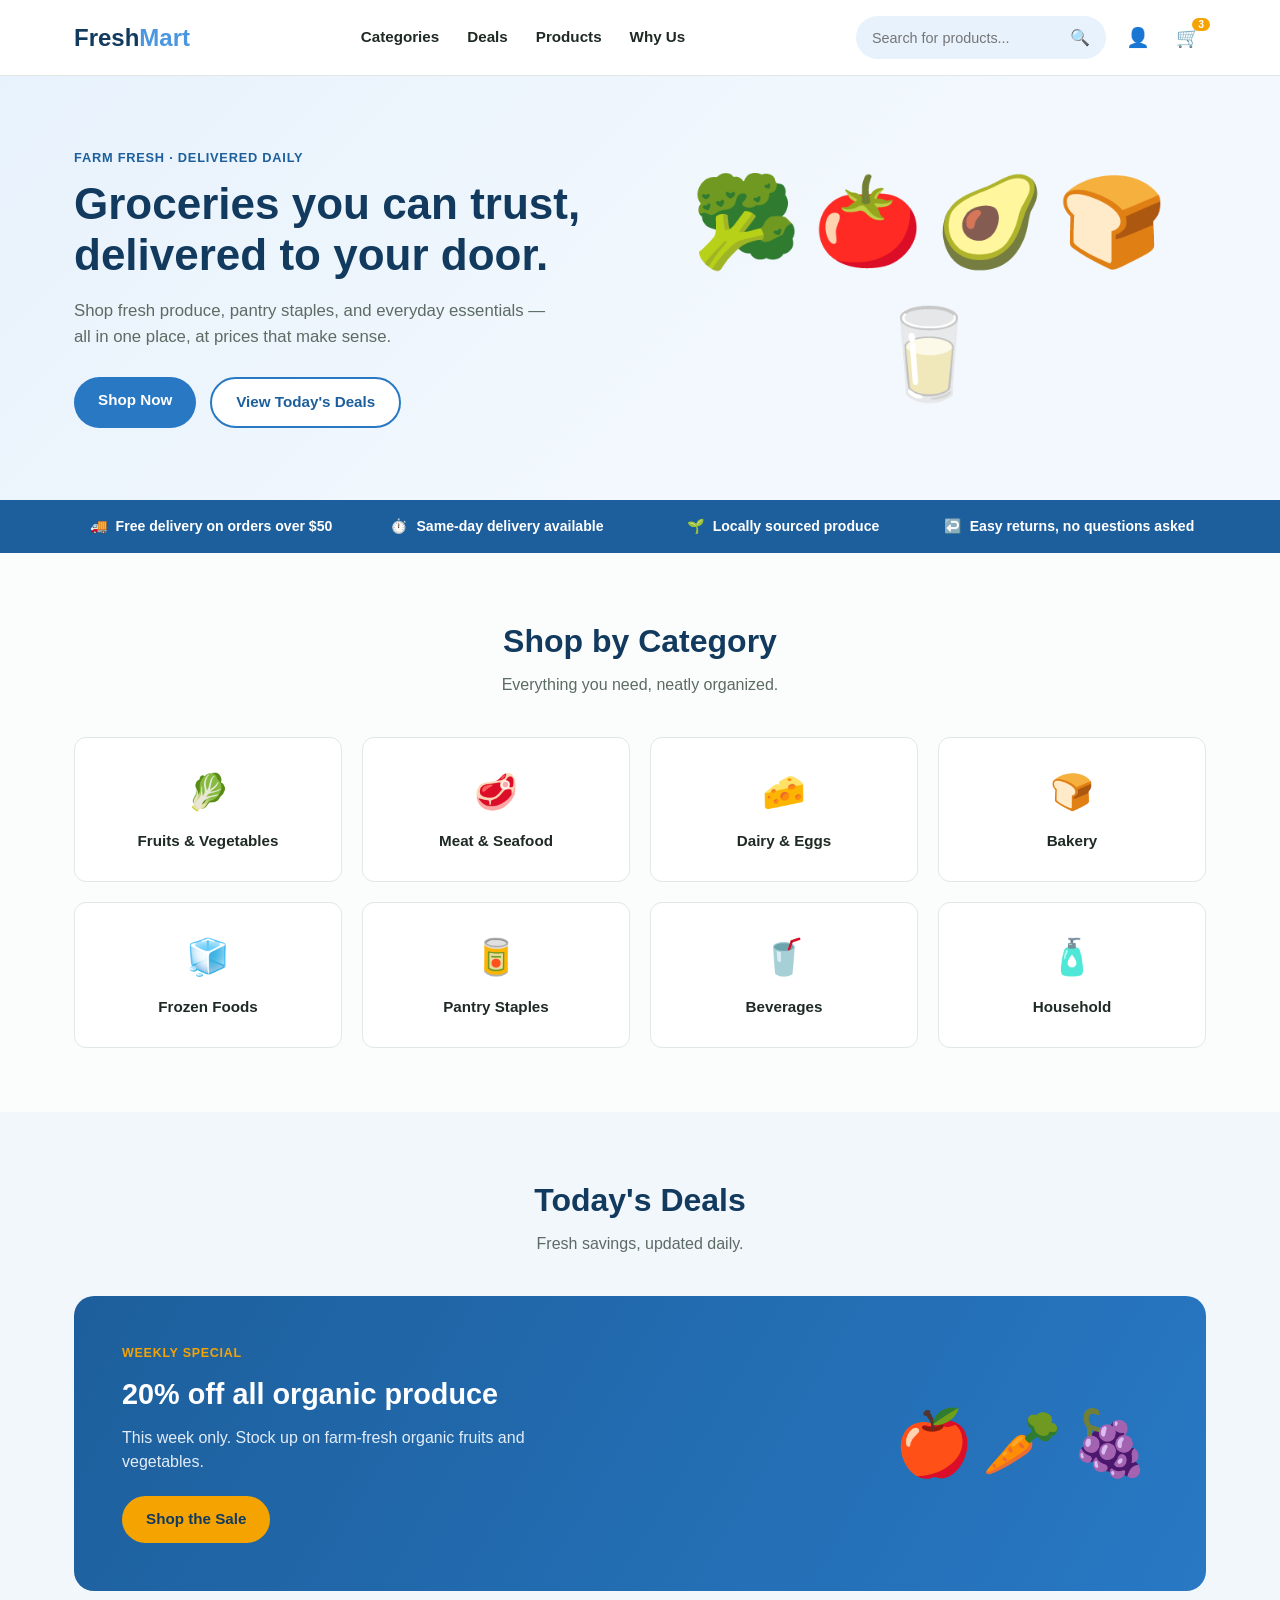
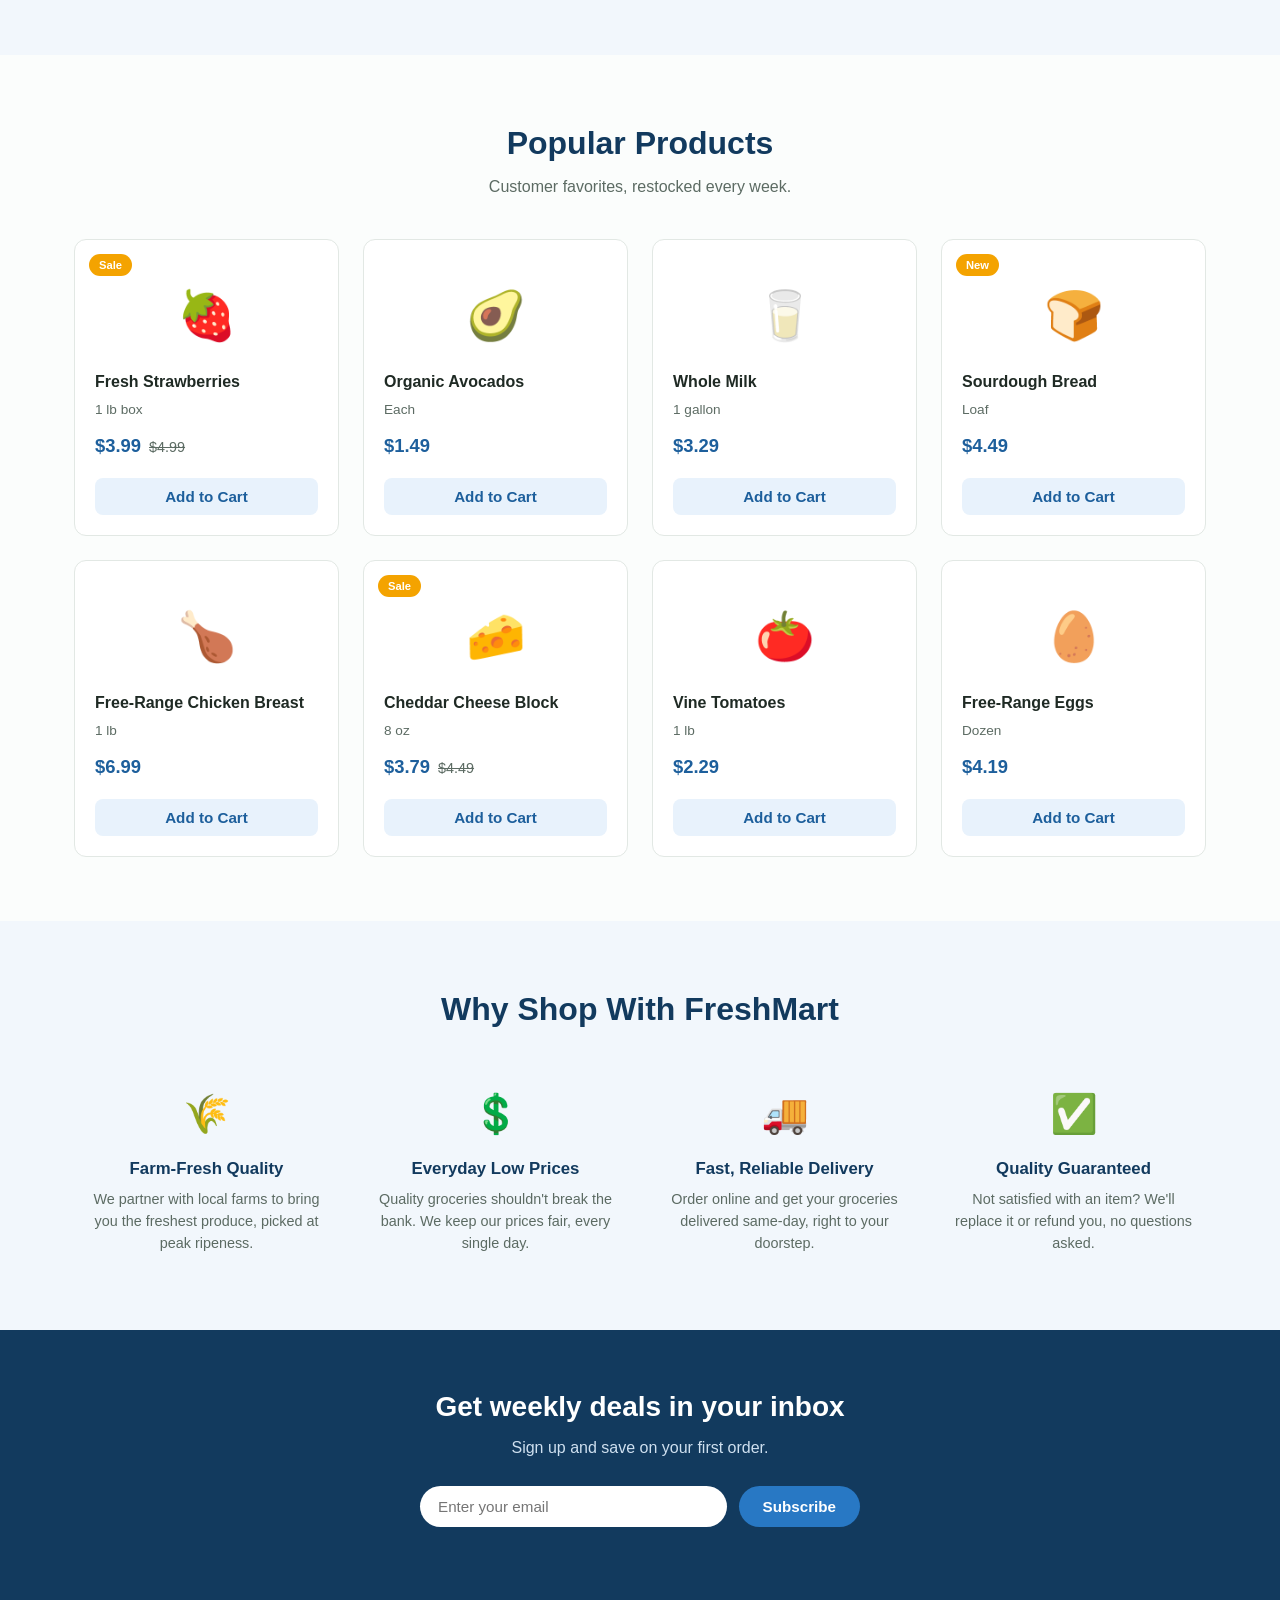
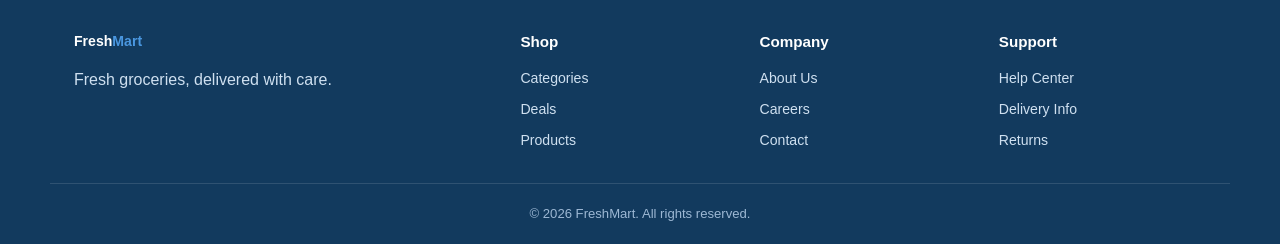
<file: index.html>
<!DOCTYPE html>
<html lang="en">
<head>
  <meta charset="UTF-8" />
  <meta name="viewport" content="width=device-width, initial-scale=1.0" />
  <title>FreshMart — Fresh Groceries Delivered</title>
  <link rel="stylesheet" href="styles.css" />
</head>
<body>

  <header class="site-header">
    <div class="container header-inner">
      <a href="#" class="logo">Fresh<span>Mart</span></a>

      <nav class="main-nav">
        <a href="#categories">Categories</a>
        <a href="#deals">Deals</a>
        <a href="#products">Products</a>
        <a href="#why-us">Why Us</a>
      </nav>

      <div class="header-actions">
        <div class="search-bar">
          <input type="text" placeholder="Search for products..." aria-label="Search products" />
          <button type="button" aria-label="Search">🔍</button>
        </div>
        <button type="button" class="icon-btn" aria-label="Account">👤</button>
        <button type="button" class="icon-btn cart-btn" aria-label="Cart">
          🛒 <span class="cart-count">3</span>
        </button>
      </div>
    </div>
  </header>

  <section class="hero">
    <div class="container hero-inner">
      <div class="hero-text">
        <p class="eyebrow">Farm Fresh · Delivered Daily</p>
        <h1>Groceries you can trust, delivered to your door.</h1>
        <p class="hero-sub">Shop fresh produce, pantry staples, and everyday essentials — all in one place, at prices that make sense.</p>
        <div class="hero-cta">
          <a href="#products" class="btn btn-primary">Shop Now</a>
          <a href="#deals" class="btn btn-secondary">View Today's Deals</a>
        </div>
      </div>
      <div class="hero-image" aria-hidden="true">🥦🍅🥑🍞🥛</div>
    </div>
  </section>

  <section class="promo-strip">
    <div class="container promo-strip-inner">
      <div class="promo-item"><span>🚚</span> Free delivery on orders over $50</div>
      <div class="promo-item"><span>⏱️</span> Same-day delivery available</div>
      <div class="promo-item"><span>🌱</span> Locally sourced produce</div>
      <div class="promo-item"><span>↩️</span> Easy returns, no questions asked</div>
    </div>
  </section>

  <section id="categories" class="section">
    <div class="container">
      <div class="section-header">
        <h2>Shop by Category</h2>
        <p>Everything you need, neatly organized.</p>
      </div>
      <div class="category-grid">
        <a href="#" class="category-card">
          <span class="category-icon">🥬</span>
          <span class="category-name">Fruits &amp; Vegetables</span>
        </a>
        <a href="#" class="category-card">
          <span class="category-icon">🥩</span>
          <span class="category-name">Meat &amp; Seafood</span>
        </a>
        <a href="#" class="category-card">
          <span class="category-icon">🧀</span>
          <span class="category-name">Dairy &amp; Eggs</span>
        </a>
        <a href="#" class="category-card">
          <span class="category-icon">🍞</span>
          <span class="category-name">Bakery</span>
        </a>
        <a href="#" class="category-card">
          <span class="category-icon">🧊</span>
          <span class="category-name">Frozen Foods</span>
        </a>
        <a href="#" class="category-card">
          <span class="category-icon">🥫</span>
          <span class="category-name">Pantry Staples</span>
        </a>
        <a href="#" class="category-card">
          <span class="category-icon">🥤</span>
          <span class="category-name">Beverages</span>
        </a>
        <a href="#" class="category-card">
          <span class="category-icon">🧴</span>
          <span class="category-name">Household</span>
        </a>
      </div>
    </div>
  </section>

  <section id="deals" class="section section-muted">
    <div class="container">
      <div class="section-header">
        <h2>Today's Deals</h2>
        <p>Fresh savings, updated daily.</p>
      </div>
      <div class="deal-banner">
        <div class="deal-text">
          <p class="deal-tag">Weekly Special</p>
          <h3>20% off all organic produce</h3>
          <p>This week only. Stock up on farm-fresh organic fruits and vegetables.</p>
          <a href="#" class="btn btn-primary">Shop the Sale</a>
        </div>
        <div class="deal-image" aria-hidden="true">🍎🥕🍇</div>
      </div>
    </div>
  </section>

  <section id="products" class="section">
    <div class="container">
      <div class="section-header">
        <h2>Popular Products</h2>
        <p>Customer favorites, restocked every week.</p>
      </div>
      <div class="product-grid">

        <article class="product-card">
          <div class="product-badge">Sale</div>
          <div class="product-image" aria-hidden="true">🍓</div>
          <h3 class="product-name">Fresh Strawberries</h3>
          <p class="product-unit">1 lb box</p>
          <div class="product-price">
            <span class="price-current">$3.99</span>
            <span class="price-old">$4.99</span>
          </div>
          <button type="button" class="btn btn-add">Add to Cart</button>
        </article>

        <article class="product-card">
          <div class="product-image" aria-hidden="true">🥑</div>
          <h3 class="product-name">Organic Avocados</h3>
          <p class="product-unit">Each</p>
          <div class="product-price">
            <span class="price-current">$1.49</span>
          </div>
          <button type="button" class="btn btn-add">Add to Cart</button>
        </article>

        <article class="product-card">
          <div class="product-image" aria-hidden="true">🥛</div>
          <h3 class="product-name">Whole Milk</h3>
          <p class="product-unit">1 gallon</p>
          <div class="product-price">
            <span class="price-current">$3.29</span>
          </div>
          <button type="button" class="btn btn-add">Add to Cart</button>
        </article>

        <article class="product-card">
          <div class="product-badge">New</div>
          <div class="product-image" aria-hidden="true">🍞</div>
          <h3 class="product-name">Sourdough Bread</h3>
          <p class="product-unit">Loaf</p>
          <div class="product-price">
            <span class="price-current">$4.49</span>
          </div>
          <button type="button" class="btn btn-add">Add to Cart</button>
        </article>

        <article class="product-card">
          <div class="product-image" aria-hidden="true">🍗</div>
          <h3 class="product-name">Free-Range Chicken Breast</h3>
          <p class="product-unit">1 lb</p>
          <div class="product-price">
            <span class="price-current">$6.99</span>
          </div>
          <button type="button" class="btn btn-add">Add to Cart</button>
        </article>

        <article class="product-card">
          <div class="product-badge">Sale</div>
          <div class="product-image" aria-hidden="true">🧀</div>
          <h3 class="product-name">Cheddar Cheese Block</h3>
          <p class="product-unit">8 oz</p>
          <div class="product-price">
            <span class="price-current">$3.79</span>
            <span class="price-old">$4.49</span>
          </div>
          <button type="button" class="btn btn-add">Add to Cart</button>
        </article>

        <article class="product-card">
          <div class="product-image" aria-hidden="true">🍅</div>
          <h3 class="product-name">Vine Tomatoes</h3>
          <p class="product-unit">1 lb</p>
          <div class="product-price">
            <span class="price-current">$2.29</span>
          </div>
          <button type="button" class="btn btn-add">Add to Cart</button>
        </article>

        <article class="product-card">
          <div class="product-image" aria-hidden="true">🥚</div>
          <h3 class="product-name">Free-Range Eggs</h3>
          <p class="product-unit">Dozen</p>
          <div class="product-price">
            <span class="price-current">$4.19</span>
          </div>
          <button type="button" class="btn btn-add">Add to Cart</button>
        </article>

      </div>
    </div>
  </section>

  <section id="why-us" class="section section-muted">
    <div class="container">
      <div class="section-header">
        <h2>Why Shop With FreshMart</h2>
      </div>
      <div class="feature-grid">
        <div class="feature-card">
          <span class="feature-icon">🌾</span>
          <h3>Farm-Fresh Quality</h3>
          <p>We partner with local farms to bring you the freshest produce, picked at peak ripeness.</p>
        </div>
        <div class="feature-card">
          <span class="feature-icon">💲</span>
          <h3>Everyday Low Prices</h3>
          <p>Quality groceries shouldn't break the bank. We keep our prices fair, every single day.</p>
        </div>
        <div class="feature-card">
          <span class="feature-icon">🚚</span>
          <h3>Fast, Reliable Delivery</h3>
          <p>Order online and get your groceries delivered same-day, right to your doorstep.</p>
        </div>
        <div class="feature-card">
          <span class="feature-icon">✅</span>
          <h3>Quality Guaranteed</h3>
          <p>Not satisfied with an item? We'll replace it or refund you, no questions asked.</p>
        </div>
      </div>
    </div>
  </section>

  <section class="newsletter">
    <div class="container newsletter-inner">
      <h2>Get weekly deals in your inbox</h2>
      <p>Sign up and save on your first order.</p>
      <form class="newsletter-form" onsubmit="return false;">
        <input type="email" placeholder="Enter your email" aria-label="Email address" required />
        <button type="submit" class="btn btn-primary">Subscribe</button>
      </form>
    </div>
  </section>

  <footer class="site-footer">
    <div class="container footer-inner">
      <div class="footer-col">
        <a href="#" class="logo">Fresh<span>Mart</span></a>
        <p>Fresh groceries, delivered with care.</p>
      </div>
      <div class="footer-col">
        <h4>Shop</h4>
        <a href="#categories">Categories</a>
        <a href="#deals">Deals</a>
        <a href="#products">Products</a>
      </div>
      <div class="footer-col">
        <h4>Company</h4>
        <a href="#">About Us</a>
        <a href="#">Careers</a>
        <a href="#">Contact</a>
      </div>
      <div class="footer-col">
        <h4>Support</h4>
        <a href="#">Help Center</a>
        <a href="#">Delivery Info</a>
        <a href="#">Returns</a>
      </div>
    </div>
    <div class="container footer-bottom">
      <p>&copy; 2026 FreshMart. All rights reserved.</p>
    </div>
  </footer>

</body>
</html>
</file>
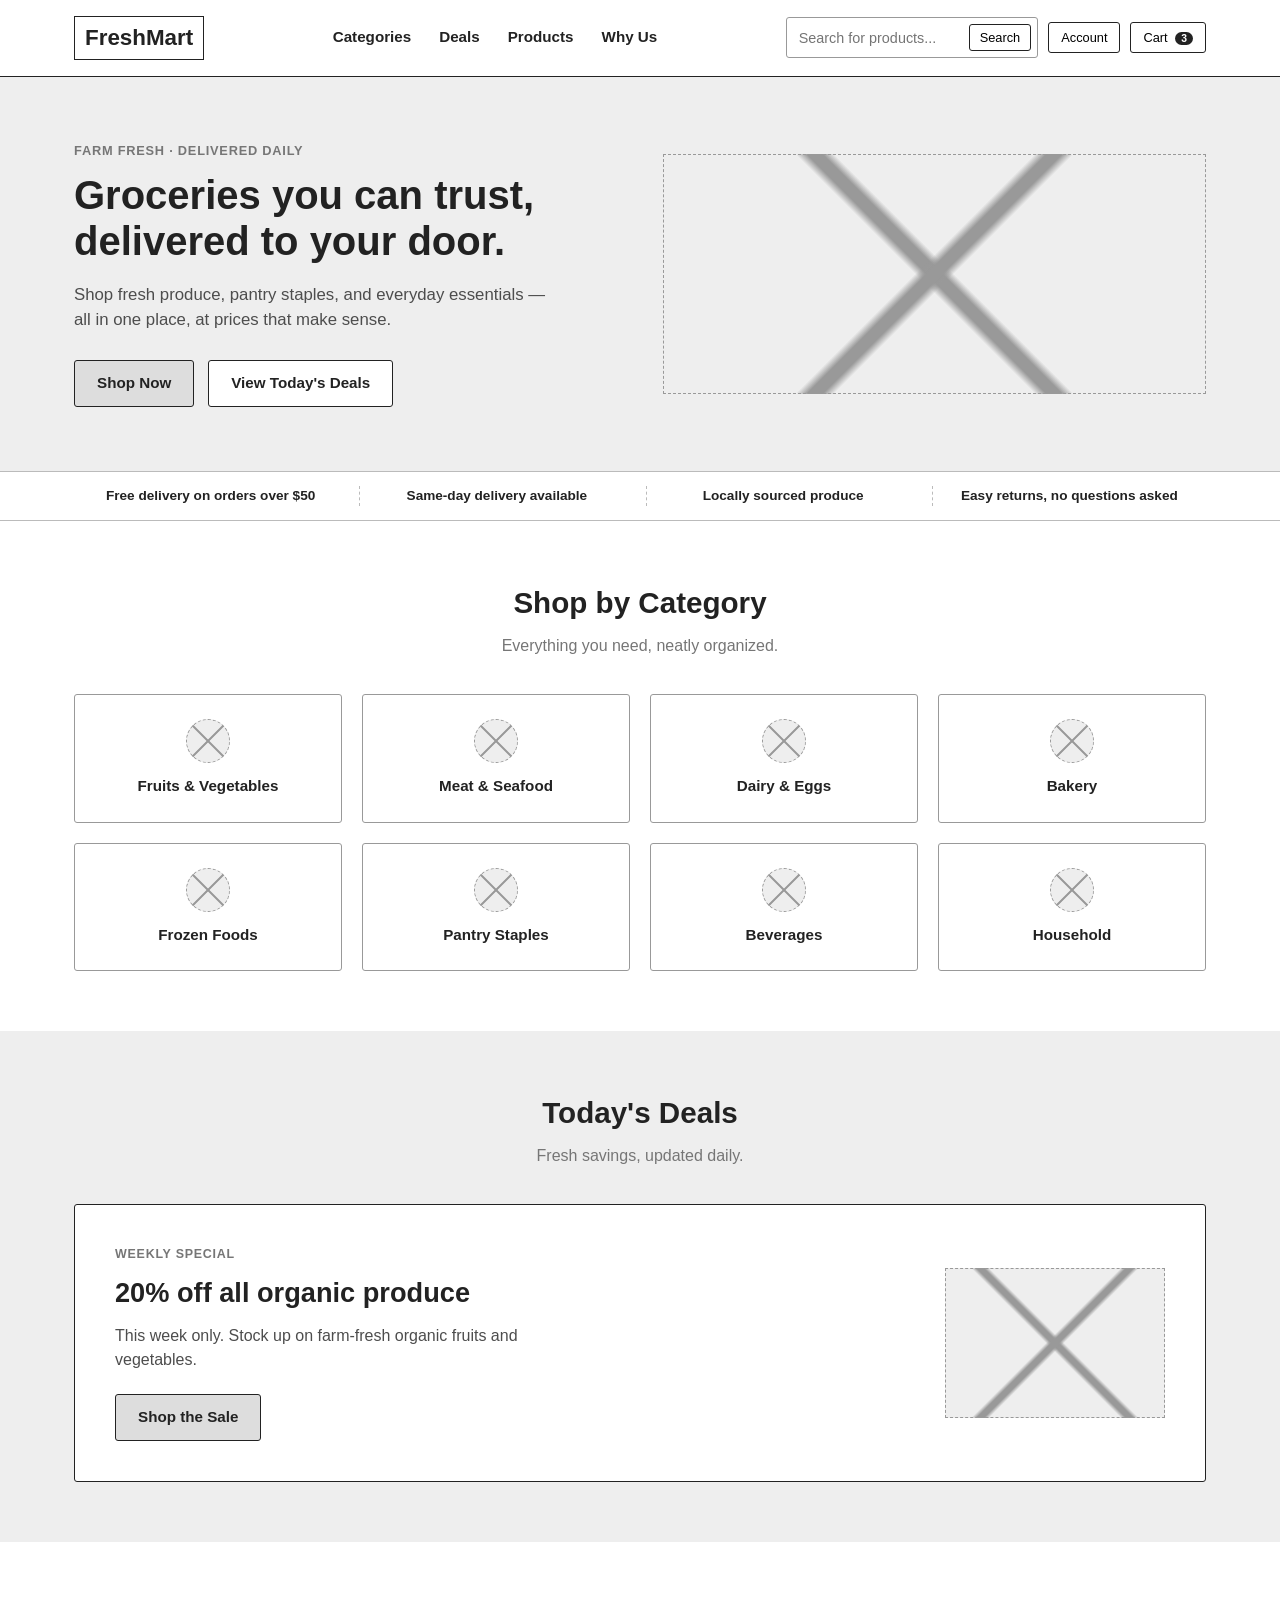
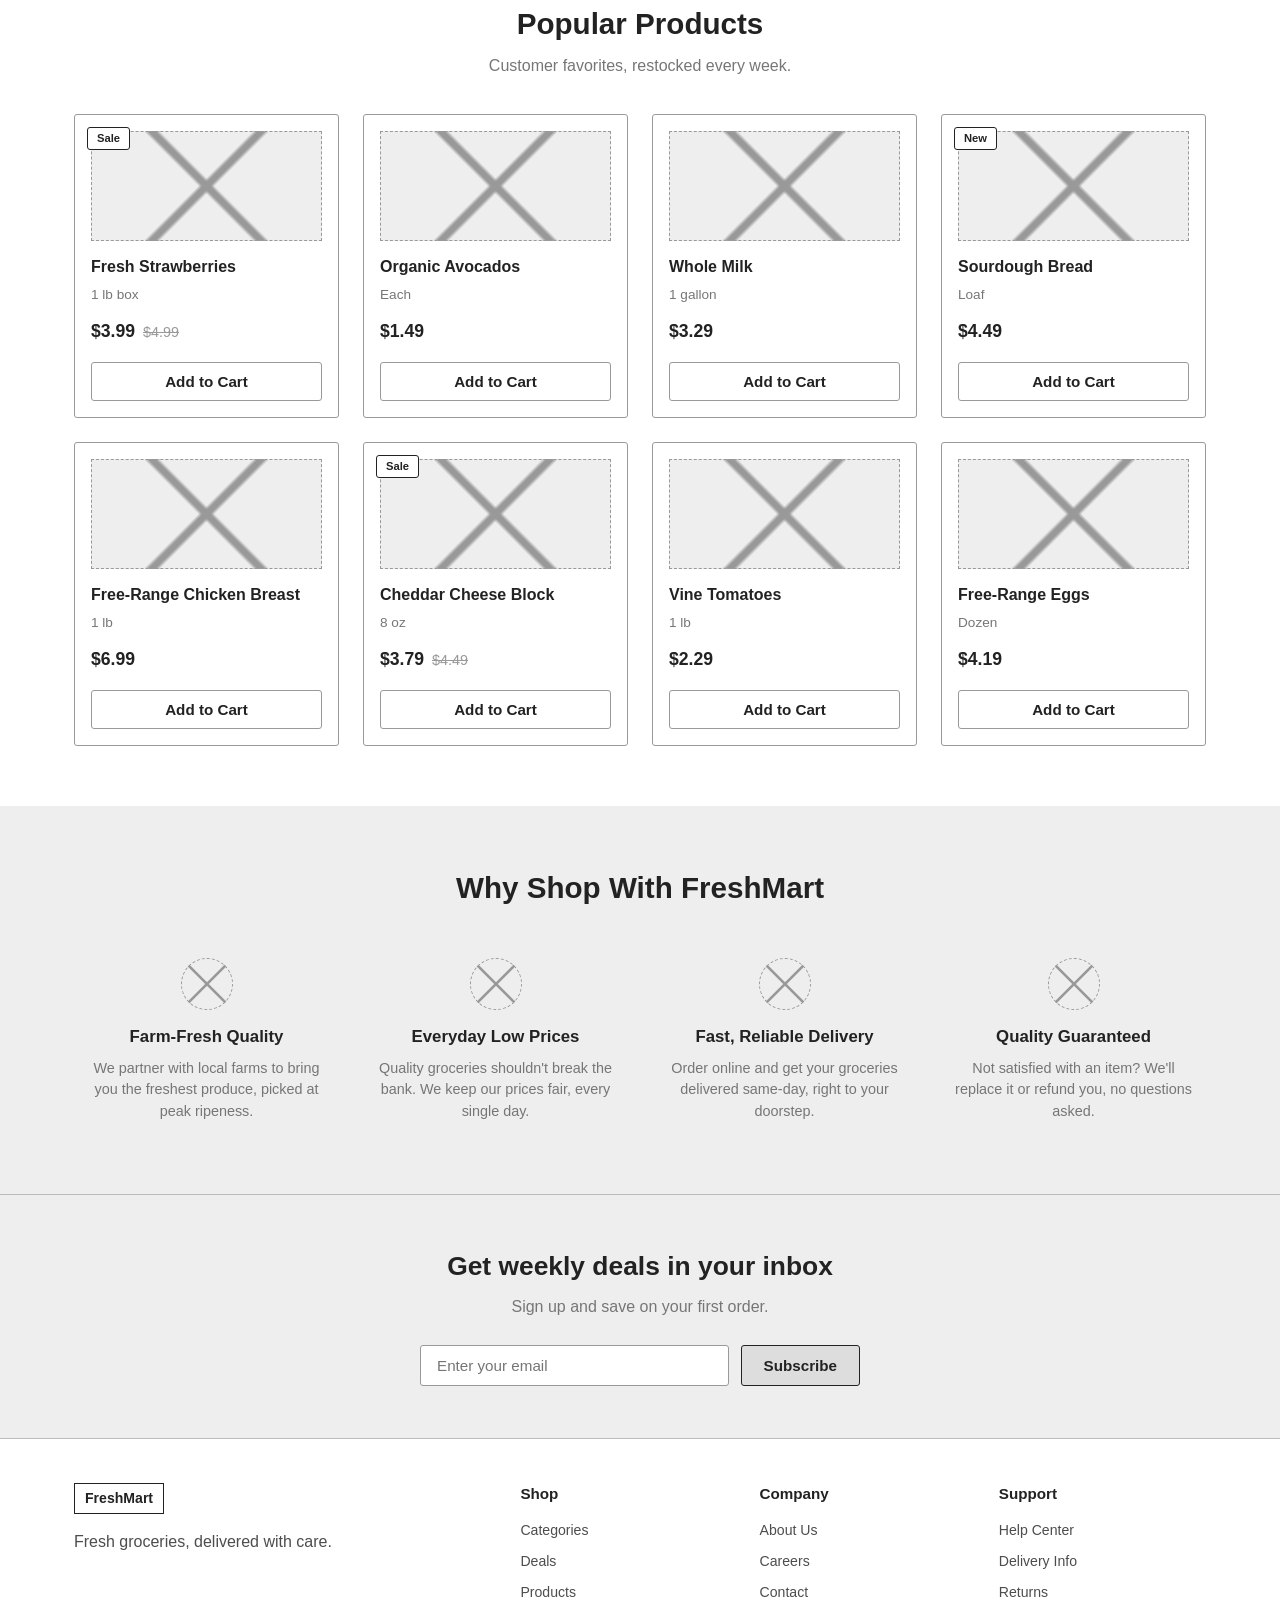
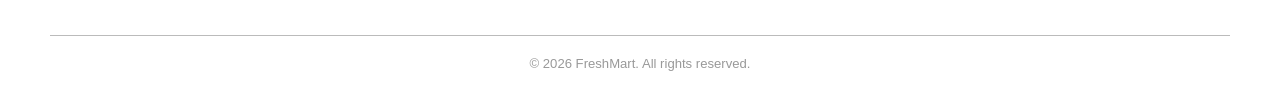
<file: wireframe.html>
<!DOCTYPE html>
<html lang="en">
<head>
  <meta charset="UTF-8" />
  <meta name="viewport" content="width=device-width, initial-scale=1.0" />
  <title>FreshMart — Wireframe</title>
  <link rel="stylesheet" href="wireframe.css" />
</head>
<body>

  <header class="site-header">
    <div class="container header-inner">
      <a href="#" class="logo">FreshMart</a>

      <nav class="main-nav">
        <a href="#categories">Categories</a>
        <a href="#deals">Deals</a>
        <a href="#products">Products</a>
        <a href="#why-us">Why Us</a>
      </nav>

      <div class="header-actions">
        <div class="search-bar">
          <input type="text" placeholder="Search for products..." aria-label="Search products" />
          <button type="button" aria-label="Search">Search</button>
        </div>
        <button type="button" class="icon-btn" aria-label="Account">Account</button>
        <button type="button" class="icon-btn cart-btn" aria-label="Cart">
          Cart <span class="cart-count">3</span>
        </button>
      </div>
    </div>
  </header>

  <section class="hero">
    <div class="container hero-inner">
      <div class="hero-text">
        <p class="eyebrow">Farm Fresh · Delivered Daily</p>
        <h1>Groceries you can trust, delivered to your door.</h1>
        <p class="hero-sub">Shop fresh produce, pantry staples, and everyday essentials — all in one place, at prices that make sense.</p>
        <div class="hero-cta">
          <a href="#products" class="btn btn-primary">Shop Now</a>
          <a href="#deals" class="btn btn-secondary">View Today's Deals</a>
        </div>
      </div>
      <div class="hero-image placeholder" aria-hidden="true"></div>
    </div>
  </section>

  <section class="promo-strip">
    <div class="container promo-strip-inner">
      <div class="promo-item">Free delivery on orders over $50</div>
      <div class="promo-item">Same-day delivery available</div>
      <div class="promo-item">Locally sourced produce</div>
      <div class="promo-item">Easy returns, no questions asked</div>
    </div>
  </section>

  <section id="categories" class="section">
    <div class="container">
      <div class="section-header">
        <h2>Shop by Category</h2>
        <p>Everything you need, neatly organized.</p>
      </div>
      <div class="category-grid">
        <a href="#" class="category-card">
          <span class="category-icon placeholder" aria-hidden="true"></span>
          <span class="category-name">Fruits &amp; Vegetables</span>
        </a>
        <a href="#" class="category-card">
          <span class="category-icon placeholder" aria-hidden="true"></span>
          <span class="category-name">Meat &amp; Seafood</span>
        </a>
        <a href="#" class="category-card">
          <span class="category-icon placeholder" aria-hidden="true"></span>
          <span class="category-name">Dairy &amp; Eggs</span>
        </a>
        <a href="#" class="category-card">
          <span class="category-icon placeholder" aria-hidden="true"></span>
          <span class="category-name">Bakery</span>
        </a>
        <a href="#" class="category-card">
          <span class="category-icon placeholder" aria-hidden="true"></span>
          <span class="category-name">Frozen Foods</span>
        </a>
        <a href="#" class="category-card">
          <span class="category-icon placeholder" aria-hidden="true"></span>
          <span class="category-name">Pantry Staples</span>
        </a>
        <a href="#" class="category-card">
          <span class="category-icon placeholder" aria-hidden="true"></span>
          <span class="category-name">Beverages</span>
        </a>
        <a href="#" class="category-card">
          <span class="category-icon placeholder" aria-hidden="true"></span>
          <span class="category-name">Household</span>
        </a>
      </div>
    </div>
  </section>

  <section id="deals" class="section section-muted">
    <div class="container">
      <div class="section-header">
        <h2>Today's Deals</h2>
        <p>Fresh savings, updated daily.</p>
      </div>
      <div class="deal-banner">
        <div class="deal-text">
          <p class="deal-tag">Weekly Special</p>
          <h3>20% off all organic produce</h3>
          <p>This week only. Stock up on farm-fresh organic fruits and vegetables.</p>
          <a href="#" class="btn btn-primary">Shop the Sale</a>
        </div>
        <div class="deal-image placeholder" aria-hidden="true"></div>
      </div>
    </div>
  </section>

  <section id="products" class="section">
    <div class="container">
      <div class="section-header">
        <h2>Popular Products</h2>
        <p>Customer favorites, restocked every week.</p>
      </div>
      <div class="product-grid">

        <article class="product-card">
          <div class="product-badge">Sale</div>
          <div class="product-image placeholder" aria-hidden="true"></div>
          <h3 class="product-name">Fresh Strawberries</h3>
          <p class="product-unit">1 lb box</p>
          <div class="product-price">
            <span class="price-current">$3.99</span>
            <span class="price-old">$4.99</span>
          </div>
          <button type="button" class="btn btn-add">Add to Cart</button>
        </article>

        <article class="product-card">
          <div class="product-image placeholder" aria-hidden="true"></div>
          <h3 class="product-name">Organic Avocados</h3>
          <p class="product-unit">Each</p>
          <div class="product-price">
            <span class="price-current">$1.49</span>
          </div>
          <button type="button" class="btn btn-add">Add to Cart</button>
        </article>

        <article class="product-card">
          <div class="product-image placeholder" aria-hidden="true"></div>
          <h3 class="product-name">Whole Milk</h3>
          <p class="product-unit">1 gallon</p>
          <div class="product-price">
            <span class="price-current">$3.29</span>
          </div>
          <button type="button" class="btn btn-add">Add to Cart</button>
        </article>

        <article class="product-card">
          <div class="product-badge">New</div>
          <div class="product-image placeholder" aria-hidden="true"></div>
          <h3 class="product-name">Sourdough Bread</h3>
          <p class="product-unit">Loaf</p>
          <div class="product-price">
            <span class="price-current">$4.49</span>
          </div>
          <button type="button" class="btn btn-add">Add to Cart</button>
        </article>

        <article class="product-card">
          <div class="product-image placeholder" aria-hidden="true"></div>
          <h3 class="product-name">Free-Range Chicken Breast</h3>
          <p class="product-unit">1 lb</p>
          <div class="product-price">
            <span class="price-current">$6.99</span>
          </div>
          <button type="button" class="btn btn-add">Add to Cart</button>
        </article>

        <article class="product-card">
          <div class="product-badge">Sale</div>
          <div class="product-image placeholder" aria-hidden="true"></div>
          <h3 class="product-name">Cheddar Cheese Block</h3>
          <p class="product-unit">8 oz</p>
          <div class="product-price">
            <span class="price-current">$3.79</span>
            <span class="price-old">$4.49</span>
          </div>
          <button type="button" class="btn btn-add">Add to Cart</button>
        </article>

        <article class="product-card">
          <div class="product-image placeholder" aria-hidden="true"></div>
          <h3 class="product-name">Vine Tomatoes</h3>
          <p class="product-unit">1 lb</p>
          <div class="product-price">
            <span class="price-current">$2.29</span>
          </div>
          <button type="button" class="btn btn-add">Add to Cart</button>
        </article>

        <article class="product-card">
          <div class="product-image placeholder" aria-hidden="true"></div>
          <h3 class="product-name">Free-Range Eggs</h3>
          <p class="product-unit">Dozen</p>
          <div class="product-price">
            <span class="price-current">$4.19</span>
          </div>
          <button type="button" class="btn btn-add">Add to Cart</button>
        </article>

      </div>
    </div>
  </section>

  <section id="why-us" class="section section-muted">
    <div class="container">
      <div class="section-header">
        <h2>Why Shop With FreshMart</h2>
      </div>
      <div class="feature-grid">
        <div class="feature-card">
          <span class="feature-icon placeholder" aria-hidden="true"></span>
          <h3>Farm-Fresh Quality</h3>
          <p>We partner with local farms to bring you the freshest produce, picked at peak ripeness.</p>
        </div>
        <div class="feature-card">
          <span class="feature-icon placeholder" aria-hidden="true"></span>
          <h3>Everyday Low Prices</h3>
          <p>Quality groceries shouldn't break the bank. We keep our prices fair, every single day.</p>
        </div>
        <div class="feature-card">
          <span class="feature-icon placeholder" aria-hidden="true"></span>
          <h3>Fast, Reliable Delivery</h3>
          <p>Order online and get your groceries delivered same-day, right to your doorstep.</p>
        </div>
        <div class="feature-card">
          <span class="feature-icon placeholder" aria-hidden="true"></span>
          <h3>Quality Guaranteed</h3>
          <p>Not satisfied with an item? We'll replace it or refund you, no questions asked.</p>
        </div>
      </div>
    </div>
  </section>

  <section class="newsletter">
    <div class="container newsletter-inner">
      <h2>Get weekly deals in your inbox</h2>
      <p>Sign up and save on your first order.</p>
      <form class="newsletter-form" onsubmit="return false;">
        <input type="email" placeholder="Enter your email" aria-label="Email address" required />
        <button type="submit" class="btn btn-primary">Subscribe</button>
      </form>
    </div>
  </section>

  <footer class="site-footer">
    <div class="container footer-inner">
      <div class="footer-col">
        <a href="#" class="logo">FreshMart</a>
        <p>Fresh groceries, delivered with care.</p>
      </div>
      <div class="footer-col">
        <h4>Shop</h4>
        <a href="#categories">Categories</a>
        <a href="#deals">Deals</a>
        <a href="#products">Products</a>
      </div>
      <div class="footer-col">
        <h4>Company</h4>
        <a href="#">About Us</a>
        <a href="#">Careers</a>
        <a href="#">Contact</a>
      </div>
      <div class="footer-col">
        <h4>Support</h4>
        <a href="#">Help Center</a>
        <a href="#">Delivery Info</a>
        <a href="#">Returns</a>
      </div>
    </div>
    <div class="container footer-bottom">
      <p>&copy; 2026 FreshMart. All rights reserved.</p>
    </div>
  </footer>

</body>
</html>
</file>
<file: styles.css>
:root {
  --blue-900: #123a5e;
  --blue-700: #1d5f9c;
  --blue-600: #2878c4;
  --blue-500: #4a97e0;
  --blue-100: #e8f2fc;
  --amber-500: #f4a300;
  --amber-600: #e08e00;
  --text-dark: #1f2a24;
  --text-muted: #5c6b63;
  --border: #e2e8e4;
  --bg: #fbfdfc;
  --white: #ffffff;
  --radius: 12px;
  --shadow: 0 2px 10px rgba(18, 58, 94, 0.06);
  --shadow-hover: 0 8px 24px rgba(18, 58, 94, 0.12);
}

* {
  box-sizing: border-box;
  margin: 0;
  padding: 0;
}

body {
  font-family: "Segoe UI", Roboto, Helvetica, Arial, sans-serif;
  color: var(--text-dark);
  background: var(--bg);
  line-height: 1.5;
}

a {
  text-decoration: none;
  color: inherit;
}

img, svg {
  display: block;
  max-width: 100%;
}

.container {
  max-width: 1180px;
  margin: 0 auto;
  padding: 0 24px;
}

/* Buttons */
.btn {
  display: inline-block;
  padding: 12px 24px;
  border-radius: 999px;
  font-weight: 600;
  font-size: 0.95rem;
  border: none;
  cursor: pointer;
  transition: transform 0.15s ease, box-shadow 0.15s ease, background 0.15s ease;
}

.btn-primary {
  background: var(--blue-600);
  color: var(--white);
}

.btn-primary:hover {
  background: var(--blue-700);
  transform: translateY(-1px);
  box-shadow: var(--shadow-hover);
}

.btn-secondary {
  background: var(--white);
  color: var(--blue-700);
  border: 2px solid var(--blue-600);
}

.btn-secondary:hover {
  background: var(--blue-100);
}

.btn-add {
  width: 100%;
  background: var(--blue-100);
  color: var(--blue-700);
  border-radius: 8px;
  padding: 10px;
}

.btn-add:hover {
  background: var(--blue-600);
  color: var(--white);
}

/* Header */
.site-header {
  position: sticky;
  top: 0;
  z-index: 50;
  background: var(--white);
  border-bottom: 1px solid var(--border);
}

.header-inner {
  display: flex;
  align-items: center;
  justify-content: space-between;
  gap: 24px;
  padding-top: 16px;
  padding-bottom: 16px;
}

.logo {
  font-size: 1.5rem;
  font-weight: 800;
  color: var(--blue-900);
  white-space: nowrap;
}

.logo span {
  color: var(--blue-500);
}

.main-nav {
  display: flex;
  gap: 28px;
  flex: 1;
  justify-content: center;
}

.main-nav a {
  font-weight: 600;
  color: var(--text-dark);
  font-size: 0.95rem;
}

.main-nav a:hover {
  color: var(--blue-600);
}

.header-actions {
  display: flex;
  align-items: center;
  gap: 14px;
}

.search-bar {
  display: flex;
  align-items: center;
  background: var(--blue-100);
  border-radius: 999px;
  padding: 8px 8px 8px 16px;
}

.search-bar input {
  border: none;
  background: transparent;
  outline: none;
  font-size: 0.9rem;
  width: 190px;
}

.search-bar button {
  border: none;
  background: transparent;
  cursor: pointer;
  font-size: 1rem;
  padding: 4px 8px;
}

.icon-btn {
  position: relative;
  border: none;
  background: transparent;
  font-size: 1.2rem;
  cursor: pointer;
  padding: 6px;
}

.cart-count {
  position: absolute;
  top: -2px;
  right: -4px;
  background: var(--amber-500);
  color: var(--white);
  font-size: 0.65rem;
  font-weight: 700;
  border-radius: 999px;
  padding: 1px 6px;
}

/* Hero */
.hero {
  background: linear-gradient(135deg, var(--blue-100) 0%, #f2f8fd 60%);
}

.hero-inner {
  display: flex;
  align-items: center;
  gap: 48px;
  padding: 72px 24px;
}

.hero-text {
  flex: 1;
}

.eyebrow {
  color: var(--blue-700);
  font-weight: 700;
  text-transform: uppercase;
  letter-spacing: 0.06em;
  font-size: 0.8rem;
  margin-bottom: 12px;
}

.hero-text h1 {
  font-size: 2.75rem;
  line-height: 1.15;
  color: var(--blue-900);
  margin-bottom: 18px;
}

.hero-sub {
  color: var(--text-muted);
  font-size: 1.05rem;
  max-width: 480px;
  margin-bottom: 28px;
}

.hero-cta {
  display: flex;
  gap: 14px;
  flex-wrap: wrap;
}

.hero-image {
  flex: 1;
  text-align: center;
  font-size: 5.5rem;
  letter-spacing: 12px;
}

/* Promo strip */
.promo-strip {
  background: var(--blue-700);
  color: var(--white);
}

.promo-strip-inner {
  display: flex;
  flex-wrap: wrap;
  justify-content: space-between;
  gap: 12px;
  padding: 16px 24px;
  font-size: 0.88rem;
  font-weight: 600;
}

.promo-item {
  display: flex;
  align-items: center;
  gap: 8px;
  flex: 1;
  min-width: 200px;
  justify-content: center;
}

/* Sections */
.section {
  padding: 64px 0;
}

.section-muted {
  background: #f2f7fc;
}

.section-header {
  text-align: center;
  max-width: 560px;
  margin: 0 auto 40px;
}

.section-header h2 {
  font-size: 2rem;
  color: var(--blue-900);
  margin-bottom: 8px;
}

.section-header p {
  color: var(--text-muted);
}

/* Categories */
.category-grid {
  display: grid;
  grid-template-columns: repeat(4, 1fr);
  gap: 20px;
}

.category-card {
  background: var(--white);
  border: 1px solid var(--border);
  border-radius: var(--radius);
  padding: 28px 16px;
  text-align: center;
  display: flex;
  flex-direction: column;
  align-items: center;
  gap: 12px;
  transition: transform 0.15s ease, box-shadow 0.15s ease, border-color 0.15s ease;
}

.category-card:hover {
  transform: translateY(-4px);
  box-shadow: var(--shadow-hover);
  border-color: var(--blue-500);
}

.category-icon {
  font-size: 2.2rem;
}

.category-name {
  font-weight: 600;
  font-size: 0.95rem;
}

/* Deal banner */
.deal-banner {
  display: flex;
  align-items: center;
  justify-content: space-between;
  gap: 32px;
  background: linear-gradient(120deg, var(--blue-700), var(--blue-600));
  color: var(--white);
  border-radius: 20px;
  padding: 48px;
}

.deal-tag {
  text-transform: uppercase;
  font-size: 0.78rem;
  font-weight: 700;
  letter-spacing: 0.06em;
  color: var(--amber-500);
  margin-bottom: 10px;
}

.deal-text h3 {
  font-size: 1.8rem;
  margin-bottom: 10px;
}

.deal-text p:not(.deal-tag) {
  color: #e3edf7;
  margin-bottom: 22px;
  max-width: 420px;
}

.deal-banner .btn-primary {
  background: var(--amber-500);
  color: var(--blue-900);
}

.deal-banner .btn-primary:hover {
  background: var(--amber-600);
}

.deal-image {
  font-size: 4rem;
  letter-spacing: 8px;
}

/* Products */
.product-grid {
  display: grid;
  grid-template-columns: repeat(4, 1fr);
  gap: 24px;
}

.product-card {
  position: relative;
  background: var(--white);
  border: 1px solid var(--border);
  border-radius: var(--radius);
  padding: 20px;
  display: flex;
  flex-direction: column;
  gap: 6px;
  transition: box-shadow 0.15s ease, transform 0.15s ease;
}

.product-card:hover {
  box-shadow: var(--shadow-hover);
  transform: translateY(-3px);
}

.product-badge {
  position: absolute;
  top: 14px;
  left: 14px;
  background: var(--amber-500);
  color: var(--white);
  font-size: 0.7rem;
  font-weight: 700;
  padding: 3px 10px;
  border-radius: 999px;
}

.product-image {
  font-size: 3rem;
  text-align: center;
  padding: 20px 0 12px;
}

.product-name {
  font-size: 1rem;
  font-weight: 700;
}

.product-unit {
  color: var(--text-muted);
  font-size: 0.85rem;
  margin-bottom: 6px;
}

.product-price {
  display: flex;
  align-items: baseline;
  gap: 8px;
  margin-bottom: 12px;
}

.price-current {
  font-size: 1.15rem;
  font-weight: 800;
  color: var(--blue-700);
}

.price-old {
  font-size: 0.9rem;
  color: var(--text-muted);
  text-decoration: line-through;
}

/* Features */
.feature-grid {
  display: grid;
  grid-template-columns: repeat(4, 1fr);
  gap: 24px;
}

.feature-card {
  text-align: center;
  padding: 12px;
}

.feature-icon {
  font-size: 2.4rem;
  display: block;
  margin-bottom: 14px;
}

.feature-card h3 {
  font-size: 1.05rem;
  margin-bottom: 8px;
  color: var(--blue-900);
}

.feature-card p {
  color: var(--text-muted);
  font-size: 0.9rem;
}

/* Newsletter */
.newsletter {
  background: var(--blue-900);
  color: var(--white);
  padding: 56px 0;
  text-align: center;
}

.newsletter-inner h2 {
  font-size: 1.75rem;
  margin-bottom: 8px;
}

.newsletter-inner p {
  color: #cfe0f0;
  margin-bottom: 26px;
}

.newsletter-form {
  display: flex;
  justify-content: center;
  gap: 12px;
  max-width: 440px;
  margin: 0 auto;
  flex-wrap: wrap;
}

.newsletter-form input {
  flex: 1;
  min-width: 220px;
  padding: 12px 18px;
  border-radius: 999px;
  border: none;
  outline: none;
  font-size: 0.95rem;
}

/* Footer */
.site-footer {
  background: var(--blue-900);
  color: #cfe0f0;
  padding-top: 48px;
}

.footer-inner {
  display: grid;
  grid-template-columns: 2fr 1fr 1fr 1fr;
  gap: 32px;
  padding-bottom: 32px;
  border-bottom: 1px solid rgba(255, 255, 255, 0.12);
}

.footer-col {
  display: flex;
  flex-direction: column;
  gap: 10px;
}

.footer-col .logo {
  color: var(--white);
  margin-bottom: 6px;
}

.footer-col h4 {
  color: var(--white);
  margin-bottom: 4px;
  font-size: 0.95rem;
}

.footer-col a {
  font-size: 0.88rem;
}

.footer-col a:hover {
  color: var(--white);
}

.footer-bottom {
  padding: 20px 24px;
  text-align: center;
  font-size: 0.82rem;
  color: #9db8d4;
}

/* Responsive */
@media (max-width: 960px) {
  .category-grid { grid-template-columns: repeat(2, 1fr); }
  .product-grid { grid-template-columns: repeat(2, 1fr); }
  .feature-grid { grid-template-columns: repeat(2, 1fr); }
  .footer-inner { grid-template-columns: repeat(2, 1fr); }
  .main-nav { display: none; }
  .hero-inner { flex-direction: column; text-align: center; padding: 48px 24px; }
  .hero-sub { margin-left: auto; margin-right: auto; }
  .deal-banner { flex-direction: column; text-align: center; }
}

@media (max-width: 560px) {
  .category-grid { grid-template-columns: 1fr 1fr; }
  .product-grid { grid-template-columns: 1fr 1fr; }
  .feature-grid { grid-template-columns: 1fr; }
  .footer-inner { grid-template-columns: 1fr; }
  .search-bar { display: none; }
  .hero-text h1 { font-size: 2rem; }
}
</file>
<file: wireframe.css>
:root {
  --ink: #222222;
  --gray-700: #4d4d4d;
  --gray-500: #767676;
  --gray-400: #999999;
  --gray-300: #bbbbbb;
  --gray-200: #dddddd;
  --gray-100: #eeeeee;
  --white: #ffffff;
  --border: #999999;
  --radius: 3px;
}

* {
  box-sizing: border-box;
  margin: 0;
  padding: 0;
}

body {
  font-family: Helvetica, Arial, sans-serif;
  color: var(--ink);
  background: var(--white);
  line-height: 1.5;
}

a {
  text-decoration: none;
  color: inherit;
}

.container {
  max-width: 1180px;
  margin: 0 auto;
  padding: 0 24px;
}

/* Placeholder boxes stand in for images/icons */
.placeholder {
  background:
    linear-gradient(135deg, transparent 47.5%, var(--gray-400) 49%, var(--gray-400) 51%, transparent 52.5%),
    linear-gradient(45deg, transparent 47.5%, var(--gray-400) 49%, var(--gray-400) 51%, transparent 52.5%),
    var(--gray-100);
  border: 1.5px dashed var(--gray-400);
  display: block;
}

/* Buttons */
.btn {
  display: inline-block;
  padding: 11px 22px;
  border-radius: var(--radius);
  font-weight: 600;
  font-size: 0.95rem;
  border: 1.5px solid var(--ink);
  cursor: pointer;
  background: var(--white);
  color: var(--ink);
}

.btn-primary {
  background: var(--gray-200);
}

.btn-secondary {
  background: var(--white);
}

.btn-add {
  width: 100%;
  background: var(--white);
  color: var(--ink);
  border: 1.5px solid var(--gray-400);
  border-radius: var(--radius);
  padding: 10px;
  font-weight: 600;
  cursor: pointer;
}

/* Header */
.site-header {
  position: sticky;
  top: 0;
  z-index: 50;
  background: var(--white);
  border-bottom: 1.5px solid var(--ink);
}

.header-inner {
  display: flex;
  align-items: center;
  justify-content: space-between;
  gap: 24px;
  padding-top: 16px;
  padding-bottom: 16px;
}

.logo {
  font-size: 1.4rem;
  font-weight: 800;
  color: var(--ink);
  white-space: nowrap;
  border: 1.5px solid var(--ink);
  padding: 4px 10px;
}

.main-nav {
  display: flex;
  gap: 28px;
  flex: 1;
  justify-content: center;
}

.main-nav a {
  font-weight: 600;
  color: var(--ink);
  font-size: 0.95rem;
}

.main-nav a:hover {
  text-decoration: underline;
}

.header-actions {
  display: flex;
  align-items: center;
  gap: 10px;
}

.search-bar {
  display: flex;
  align-items: center;
  border: 1.5px solid var(--gray-400);
  border-radius: var(--radius);
  padding: 6px 6px 6px 12px;
}

.search-bar input {
  border: none;
  background: transparent;
  outline: none;
  font-size: 0.9rem;
  width: 170px;
  color: var(--ink);
}

.search-bar button {
  border: 1.5px solid var(--ink);
  background: var(--white);
  cursor: pointer;
  font-size: 0.8rem;
  padding: 5px 10px;
  border-radius: var(--radius);
}

.icon-btn {
  position: relative;
  border: 1.5px solid var(--ink);
  background: var(--white);
  font-size: 0.8rem;
  cursor: pointer;
  padding: 7px 12px;
  border-radius: var(--radius);
}

.cart-count {
  background: var(--ink);
  color: var(--white);
  font-size: 0.65rem;
  font-weight: 700;
  border-radius: 999px;
  padding: 1px 6px;
  margin-left: 4px;
}

/* Hero */
.hero {
  background: var(--gray-100);
  border-bottom: 1.5px solid var(--gray-300);
}

.hero-inner {
  display: flex;
  align-items: center;
  gap: 48px;
  padding: 64px 24px;
}

.hero-text {
  flex: 1;
}

.eyebrow {
  color: var(--gray-500);
  font-weight: 700;
  text-transform: uppercase;
  letter-spacing: 0.06em;
  font-size: 0.8rem;
  margin-bottom: 12px;
}

.hero-text h1 {
  font-size: 2.5rem;
  line-height: 1.15;
  color: var(--ink);
  margin-bottom: 18px;
}

.hero-sub {
  color: var(--gray-700);
  font-size: 1.05rem;
  max-width: 480px;
  margin-bottom: 28px;
}

.hero-cta {
  display: flex;
  gap: 14px;
  flex-wrap: wrap;
}

.hero-image {
  flex: 1;
  height: 240px;
}

/* Promo strip */
.promo-strip {
  background: var(--white);
  color: var(--ink);
  border-bottom: 1.5px solid var(--gray-300);
}

.promo-strip-inner {
  display: flex;
  flex-wrap: wrap;
  justify-content: space-between;
  gap: 12px;
  padding: 14px 24px;
  font-size: 0.85rem;
  font-weight: 600;
}

.promo-item {
  flex: 1;
  min-width: 200px;
  text-align: center;
  border-left: 1.5px dashed var(--gray-300);
}

.promo-item:first-child {
  border-left: none;
}

/* Sections */
.section {
  padding: 60px 0;
}

.section-muted {
  background: var(--gray-100);
}

.section-header {
  text-align: center;
  max-width: 560px;
  margin: 0 auto 36px;
}

.section-header h2 {
  font-size: 1.85rem;
  color: var(--ink);
  margin-bottom: 8px;
}

.section-header p {
  color: var(--gray-500);
}

/* Categories */
.category-grid {
  display: grid;
  grid-template-columns: repeat(4, 1fr);
  gap: 20px;
}

.category-card {
  background: var(--white);
  border: 1.5px solid var(--gray-400);
  border-radius: var(--radius);
  padding: 24px 16px;
  text-align: center;
  display: flex;
  flex-direction: column;
  align-items: center;
  gap: 12px;
}

.category-card:hover {
  border-color: var(--ink);
}

.category-icon {
  width: 44px;
  height: 44px;
  border-radius: 50%;
}

.category-name {
  font-weight: 600;
  font-size: 0.95rem;
}

/* Deal banner */
.deal-banner {
  display: flex;
  align-items: center;
  justify-content: space-between;
  gap: 32px;
  background: var(--white);
  border: 1.5px solid var(--ink);
  border-radius: var(--radius);
  padding: 40px;
}

.deal-tag {
  text-transform: uppercase;
  font-size: 0.78rem;
  font-weight: 700;
  letter-spacing: 0.06em;
  color: var(--gray-500);
  margin-bottom: 10px;
}

.deal-text h3 {
  font-size: 1.7rem;
  margin-bottom: 10px;
}

.deal-text p:not(.deal-tag) {
  color: var(--gray-700);
  margin-bottom: 22px;
  max-width: 420px;
}

.deal-image {
  width: 220px;
  height: 150px;
  flex-shrink: 0;
}

/* Products */
.product-grid {
  display: grid;
  grid-template-columns: repeat(4, 1fr);
  gap: 24px;
}

.product-card {
  position: relative;
  background: var(--white);
  border: 1.5px solid var(--gray-400);
  border-radius: var(--radius);
  padding: 16px;
  display: flex;
  flex-direction: column;
  gap: 6px;
}

.product-card:hover {
  border-color: var(--ink);
}

.product-badge {
  position: absolute;
  top: 12px;
  left: 12px;
  background: var(--white);
  border: 1.5px solid var(--ink);
  color: var(--ink);
  font-size: 0.7rem;
  font-weight: 700;
  padding: 2px 9px;
  border-radius: var(--radius);
  z-index: 1;
}

.product-image {
  width: 100%;
  height: 110px;
  margin-bottom: 8px;
}

.product-name {
  font-size: 1rem;
  font-weight: 700;
}

.product-unit {
  color: var(--gray-500);
  font-size: 0.85rem;
  margin-bottom: 6px;
}

.product-price {
  display: flex;
  align-items: baseline;
  gap: 8px;
  margin-bottom: 12px;
}

.price-current {
  font-size: 1.1rem;
  font-weight: 800;
  color: var(--ink);
}

.price-old {
  font-size: 0.9rem;
  color: var(--gray-400);
  text-decoration: line-through;
}

/* Features */
.feature-grid {
  display: grid;
  grid-template-columns: repeat(4, 1fr);
  gap: 24px;
}

.feature-card {
  text-align: center;
  padding: 12px;
}

.feature-icon {
  width: 52px;
  height: 52px;
  border-radius: 50%;
  margin: 0 auto 14px;
}

.feature-card h3 {
  font-size: 1.05rem;
  margin-bottom: 8px;
  color: var(--ink);
}

.feature-card p {
  color: var(--gray-500);
  font-size: 0.9rem;
}

/* Newsletter */
.newsletter {
  background: var(--gray-100);
  border-top: 1.5px solid var(--gray-300);
  border-bottom: 1.5px solid var(--gray-300);
  padding: 52px 0;
  text-align: center;
}

.newsletter-inner h2 {
  font-size: 1.65rem;
  margin-bottom: 8px;
}

.newsletter-inner p {
  color: var(--gray-500);
  margin-bottom: 26px;
}

.newsletter-form {
  display: flex;
  justify-content: center;
  gap: 12px;
  max-width: 440px;
  margin: 0 auto;
  flex-wrap: wrap;
}

.newsletter-form input {
  flex: 1;
  min-width: 220px;
  padding: 11px 16px;
  border-radius: var(--radius);
  border: 1.5px solid var(--gray-400);
  outline: none;
  font-size: 0.95rem;
  background: var(--white);
}

/* Footer */
.site-footer {
  background: var(--white);
  color: var(--gray-700);
  padding-top: 44px;
}

.footer-inner {
  display: grid;
  grid-template-columns: 2fr 1fr 1fr 1fr;
  gap: 32px;
  padding-bottom: 32px;
  border-bottom: 1.5px solid var(--gray-300);
}

.footer-col {
  display: flex;
  flex-direction: column;
  gap: 10px;
}

.footer-col .logo {
  align-self: flex-start;
  margin-bottom: 6px;
}

.footer-col h4 {
  color: var(--ink);
  margin-bottom: 4px;
  font-size: 0.95rem;
}

.footer-col a {
  font-size: 0.88rem;
}

.footer-col a:hover {
  text-decoration: underline;
}

.footer-bottom {
  padding: 18px 24px;
  text-align: center;
  font-size: 0.82rem;
  color: var(--gray-400);
}

/* Responsive */
@media (max-width: 960px) {
  .category-grid { grid-template-columns: repeat(2, 1fr); }
  .product-grid { grid-template-columns: repeat(2, 1fr); }
  .feature-grid { grid-template-columns: repeat(2, 1fr); }
  .footer-inner { grid-template-columns: repeat(2, 1fr); }
  .main-nav { display: none; }
  .hero-inner { flex-direction: column; text-align: center; padding: 44px 24px; }
  .hero-sub { margin-left: auto; margin-right: auto; }
  .deal-banner { flex-direction: column; text-align: center; }
}

@media (max-width: 560px) {
  .category-grid { grid-template-columns: 1fr 1fr; }
  .product-grid { grid-template-columns: 1fr 1fr; }
  .feature-grid { grid-template-columns: 1fr; }
  .footer-inner { grid-template-columns: 1fr; }
  .search-bar { display: none; }
  .hero-text h1 { font-size: 2rem; }
}
</file>
